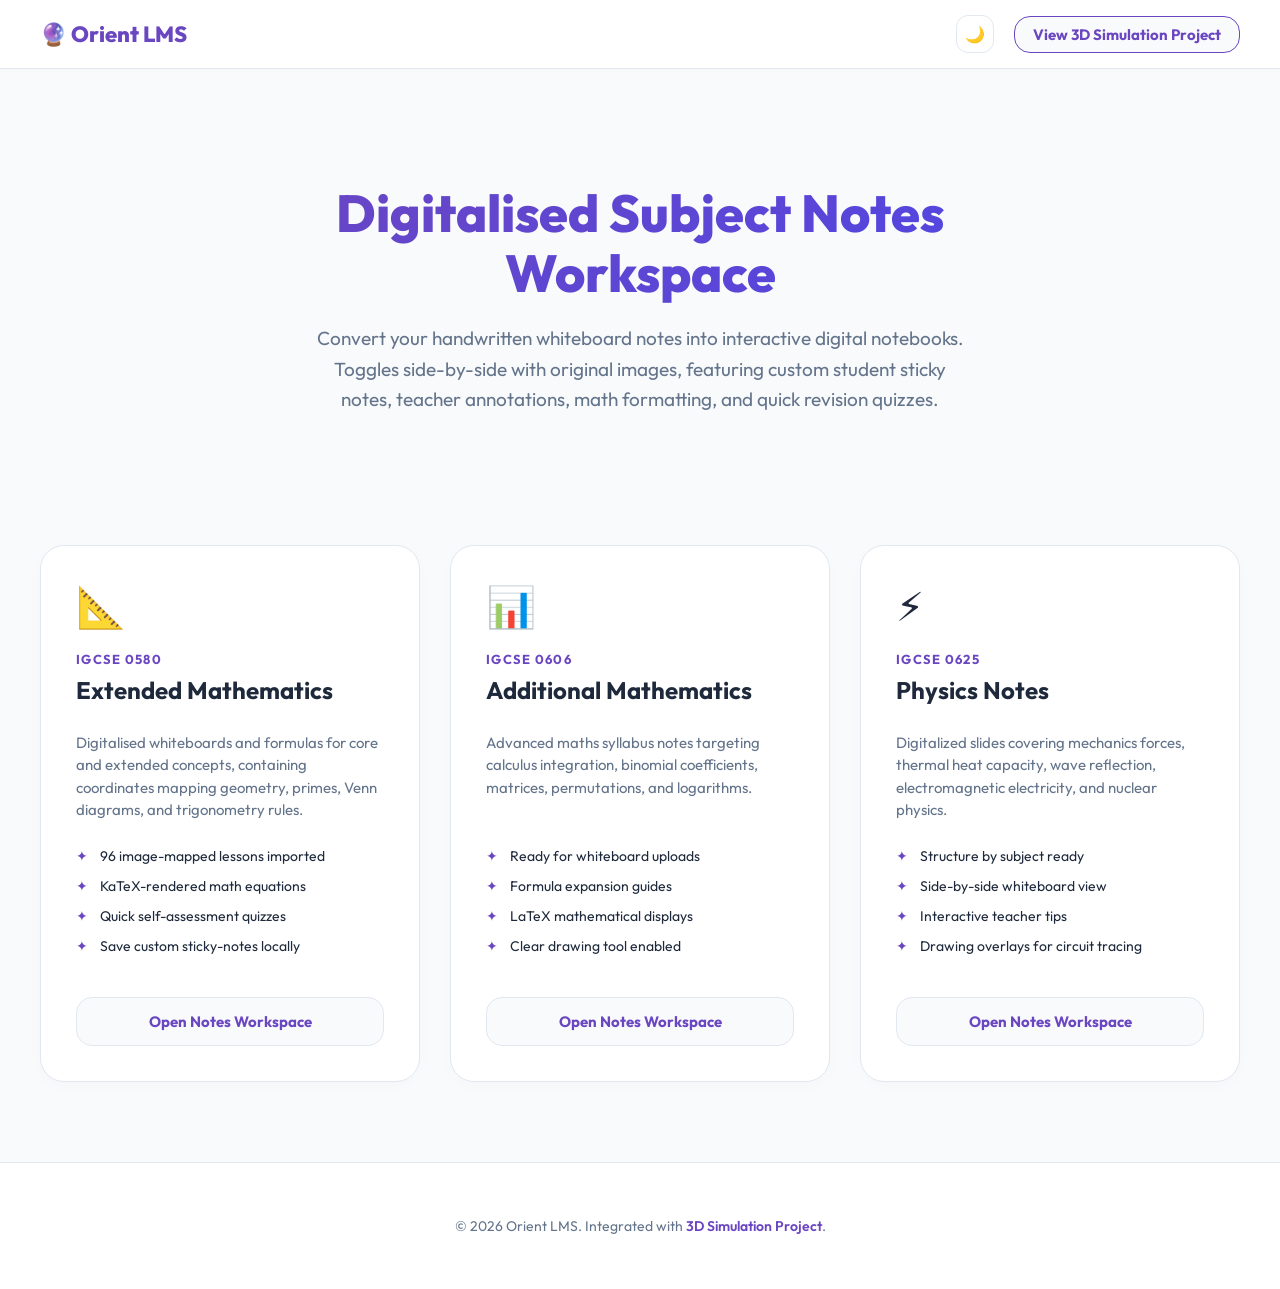
<file: index.html>
<!DOCTYPE html>
<html lang="en">
<head>
    <meta charset="UTF-8">
    <meta name="viewport" content="width=device-width, initial-scale=1.0">
    <title>Orient LMS | Interactive Digitalised Notes</title>
    <!-- Google Fonts -->
    <link rel="preconnect" href="https://fonts.googleapis.com">
    <link rel="preconnect" href="https://fonts.gstatic.com" crossorigin>
    <link href="https://fonts.googleapis.com/css2?family=Outfit:wght@300;400;500;600;700;800&display=swap" rel="stylesheet">
    <style>
        /* Modern Design Variables matching Orient LMS Purple/Slate theme */
        :root {
            --primary-purple: #6b46c1;
            --primary-hover: #553c9a;
            --text-main: #1e293b;
            --text-muted: #64748b;
            --bg-light: #f8fafc;
            --white: #ffffff;
            --border-light: #e2e8f0;
            --gradient-primary: linear-gradient(135deg, #6b46c1 0%, #4f46e5 100%);
            --radius-md: 16px;
            --radius-lg: 24px;
            --transition-smooth: all 0.3s cubic-bezier(0.4, 0, 0.2, 1);
        }

        [data-theme="dark"] {
            --bg-light: #0f172a;
            --text-main: #f1f5f9;
            --text-muted: #94a3b8;
            --white: #1e293b;
            --border-light: #334155;
        }

        body, html {
            margin: 0;
            padding: 0;
            font-family: 'Outfit', 'Segoe UI', system-ui, sans-serif;
            background-color: var(--bg-light);
            color: var(--text-main);
            transition: background-color 0.3s;
        }

        /* --- Navigation Bar --- */
        .navbar {
            display: flex;
            justify-content: space-between;
            align-items: center;
            padding: 15px 40px;
            background-color: var(--white);
            border-bottom: 1px solid var(--border-light);
            box-shadow: 0 1px 3px rgba(0,0,0,0.02);
            transition: background-color 0.3s;
        }

        .logo {
            font-size: 22px;
            font-weight: 800;
            color: var(--primary-purple);
            text-decoration: none;
            display: flex;
            align-items: center;
            gap: 8px;
        }

        .nav-right {
            display: flex;
            align-items: center;
            gap: 20px;
        }

        .theme-btn {
            background: none;
            border: 1px solid var(--border-light);
            width: 38px;
            height: 38px;
            border-radius: 12px;
            cursor: pointer;
            display: flex;
            align-items: center;
            justify-content: center;
            font-size: 16px;
            transition: var(--transition-smooth);
        }

        .theme-btn:hover {
            border-color: var(--primary-purple);
            color: var(--primary-purple);
            background-color: rgba(107, 70, 193, 0.05);
        }

        /* --- Hero Section --- */
        .hero {
            text-align: center;
            padding: 80px 20px 40px;
            max-width: 850px;
            margin: 0 auto;
        }

        .hero h1 {
            font-size: 52px;
            font-weight: 800;
            line-height: 1.15;
            margin-bottom: 20px;
            background: var(--gradient-primary);
            -webkit-background-clip: text;
            -webkit-text-fill-color: transparent;
        }

        .hero p {
            font-size: 19px;
            line-height: 1.6;
            color: var(--text-muted);
            margin-bottom: 30px;
            max-width: 650px;
            margin-left: auto;
            margin-right: auto;
        }

        /* --- Subject Cards Grid --- */
        .container {
            max-width: 1200px;
            margin: 0 auto;
            padding: 40px 20px 80px;
        }

        .subject-grid {
            display: grid;
            grid-template-columns: repeat(auto-fit, minmax(340px, 1fr));
            gap: 30px;
            margin-top: 20px;
        }

        .subject-card {
            background-color: var(--white);
            border: 1px solid var(--border-light);
            border-radius: var(--radius-lg);
            padding: 35px;
            box-shadow: 0 4px 20px -5px rgba(0,0,0,0.03);
            display: flex;
            flex-direction: column;
            position: relative;
            overflow: hidden;
            transition: var(--transition-smooth);
        }

        .subject-card::before {
            content: '';
            position: absolute;
            top: 0;
            left: 0;
            right: 0;
            height: 6px;
            background: var(--gradient-primary);
            opacity: 0;
            transition: var(--transition-smooth);
        }

        .subject-card:hover {
            transform: translateY(-8px);
            box-shadow: 0 20px 30px -10px rgba(107, 70, 193, 0.12);
            border-color: rgba(107, 70, 193, 0.2);
        }

        .subject-card:hover::before {
            opacity: 1;
        }

        .card-icon {
            font-size: 40px;
            margin-bottom: 20px;
        }

        .card-subject-code {
            font-size: 13px;
            font-weight: 700;
            color: var(--primary-purple);
            text-transform: uppercase;
            letter-spacing: 0.1em;
            margin-bottom: 8px;
        }

        .subject-card h2 {
            font-size: 24px;
            font-weight: 700;
            margin: 0 0 12px 0;
        }

        .subject-card p {
            color: var(--text-muted);
            font-size: 15px;
            line-height: 1.5;
            margin-bottom: 25px;
            flex: 1;
        }

        .bullet-list {
            list-style: none;
            padding: 0;
            margin: 0 0 30px 0;
            font-size: 14px;
        }

        .bullet-list li {
            position: relative;
            padding-left: 24px;
            margin-bottom: 12px;
            color: var(--text-main);
        }

        .bullet-list li::before {
            content: "✦";
            position: absolute;
            left: 0;
            color: var(--primary-purple);
            font-weight: bold;
        }

        .btn-card {
            display: inline-block;
            text-align: center;
            background-color: var(--bg-light);
            border: 1px solid var(--border-light);
            color: var(--primary-purple);
            padding: 14px 24px;
            border-radius: var(--radius-md);
            text-decoration: none;
            font-weight: 700;
            font-size: 15px;
            transition: var(--transition-smooth);
        }

        .subject-card:hover .btn-card {
            background: var(--gradient-primary);
            color: white;
            border-color: transparent;
            box-shadow: 0 8px 20px -6px rgba(107, 70, 193, 0.4);
        }

        /* --- Footer --- */
        footer {
            text-align: center;
            padding: 40px;
            border-top: 1px solid var(--border-light);
            color: var(--text-muted);
            font-size: 14px;
            background-color: var(--white);
        }

        footer a {
            color: var(--primary-purple);
            text-decoration: none;
            font-weight: 600;
        }
    </style>
</head>
<body>

    <!-- Navigation Bar -->
    <nav class="navbar">
        <a href="index.html" class="logo">🔮 Orient LMS</a>
        <div class="nav-right">
            <button class="theme-btn" id="theme-toggle">🌙</button>
            <a href="https://rokushikii.github.io/students-LMS/" class="btn-card" style="border-color: var(--primary-purple); padding: 8px 18px;" target="_blank">View 3D Simulation Project</a>
        </div>
    </nav>

    <!-- Hero Header -->
    <header class="hero">
        <h1>Digitalised Subject Notes Workspace</h1>
        <p>Convert your handwritten whiteboard notes into interactive digital notebooks. Toggles side-by-side with original images, featuring custom student sticky notes, teacher annotations, math formatting, and quick revision quizzes.</p>
    </header>

    <!-- Subject Portal Section -->
    <main class="container">
        <div class="subject-grid">
            
            <!-- Extended Math Card -->
            <div class="subject-card">
                <div class="card-icon">📐</div>
                <div class="card-subject-code">IGCSE 0580</div>
                <h2>Extended Mathematics</h2>
                <p>Digitalised whiteboards and formulas for core and extended concepts, containing coordinates mapping geometry, primes, Venn diagrams, and trigonometry rules.</p>
                <ul class="bullet-list">
                    <li>96 image-mapped lessons imported</li>
                    <li>KaTeX-rendered math equations</li>
                    <li>Quick self-assessment quizzes</li>
                    <li>Save custom sticky-notes locally</li>
                </ul>
                <a href="notes.html?subject=0580-ext-math" class="btn-card">Open Notes Workspace</a>
            </div>

            <!-- Additional Math Card -->
            <div class="subject-card">
                <div class="card-icon">📊</div>
                <div class="card-subject-code">IGCSE 0606</div>
                <h2>Additional Mathematics</h2>
                <p>Advanced maths syllabus notes targeting calculus integration, binomial coefficients, matrices, permutations, and logarithms.</p>
                <ul class="bullet-list">
                    <li>Ready for whiteboard uploads</li>
                    <li>Formula expansion guides</li>
                    <li>LaTeX mathematical displays</li>
                    <li>Clear drawing tool enabled</li>
                </ul>
                <a href="notes.html?subject=0606-add-math" class="btn-card">Open Notes Workspace</a>
            </div>

            <!-- Physics Card -->
            <div class="subject-card">
                <div class="card-icon">⚡</div>
                <div class="card-subject-code">IGCSE 0625</div>
                <h2>Physics Notes</h2>
                <p>Digitalized slides covering mechanics forces, thermal heat capacity, wave reflection, electromagnetic electricity, and nuclear physics.</p>
                <ul class="bullet-list">
                    <li>Structure by subject ready</li>
                    <li>Side-by-side whiteboard view</li>
                    <li>Interactive teacher tips</li>
                    <li>Drawing overlays for circuit tracing</li>
                </ul>
                <a href="notes.html?subject=0625-physics" class="btn-card">Open Notes Workspace</a>
            </div>

        </div>
    </main>

    <!-- Footer -->
    <footer>
        <p>© 2026 Orient LMS. Integrated with <a href="https://rokushikii.github.io/students-LMS/" target="_blank">3D Simulation Project</a>.</p>
    </footer>

    <!-- Theme toggling script -->
    <script>
        const themeBtn = document.getElementById('theme-toggle');
        const currentTheme = localStorage.getItem('lms_theme') || 'light';
        document.documentElement.setAttribute('data-theme', currentTheme);
        themeBtn.innerText = currentTheme === 'dark' ? '☀️' : '🌙';

        themeBtn.addEventListener('click', () => {
            let theme = document.documentElement.getAttribute('data-theme');
            let newTheme = theme === 'dark' ? 'light' : 'dark';
            document.documentElement.setAttribute('data-theme', newTheme);
            localStorage.setItem('lms_theme', newTheme);
            themeBtn.innerText = newTheme === 'dark' ? '☀️' : '🌙';
        });
    </script>
</body>
</html>
</file>
